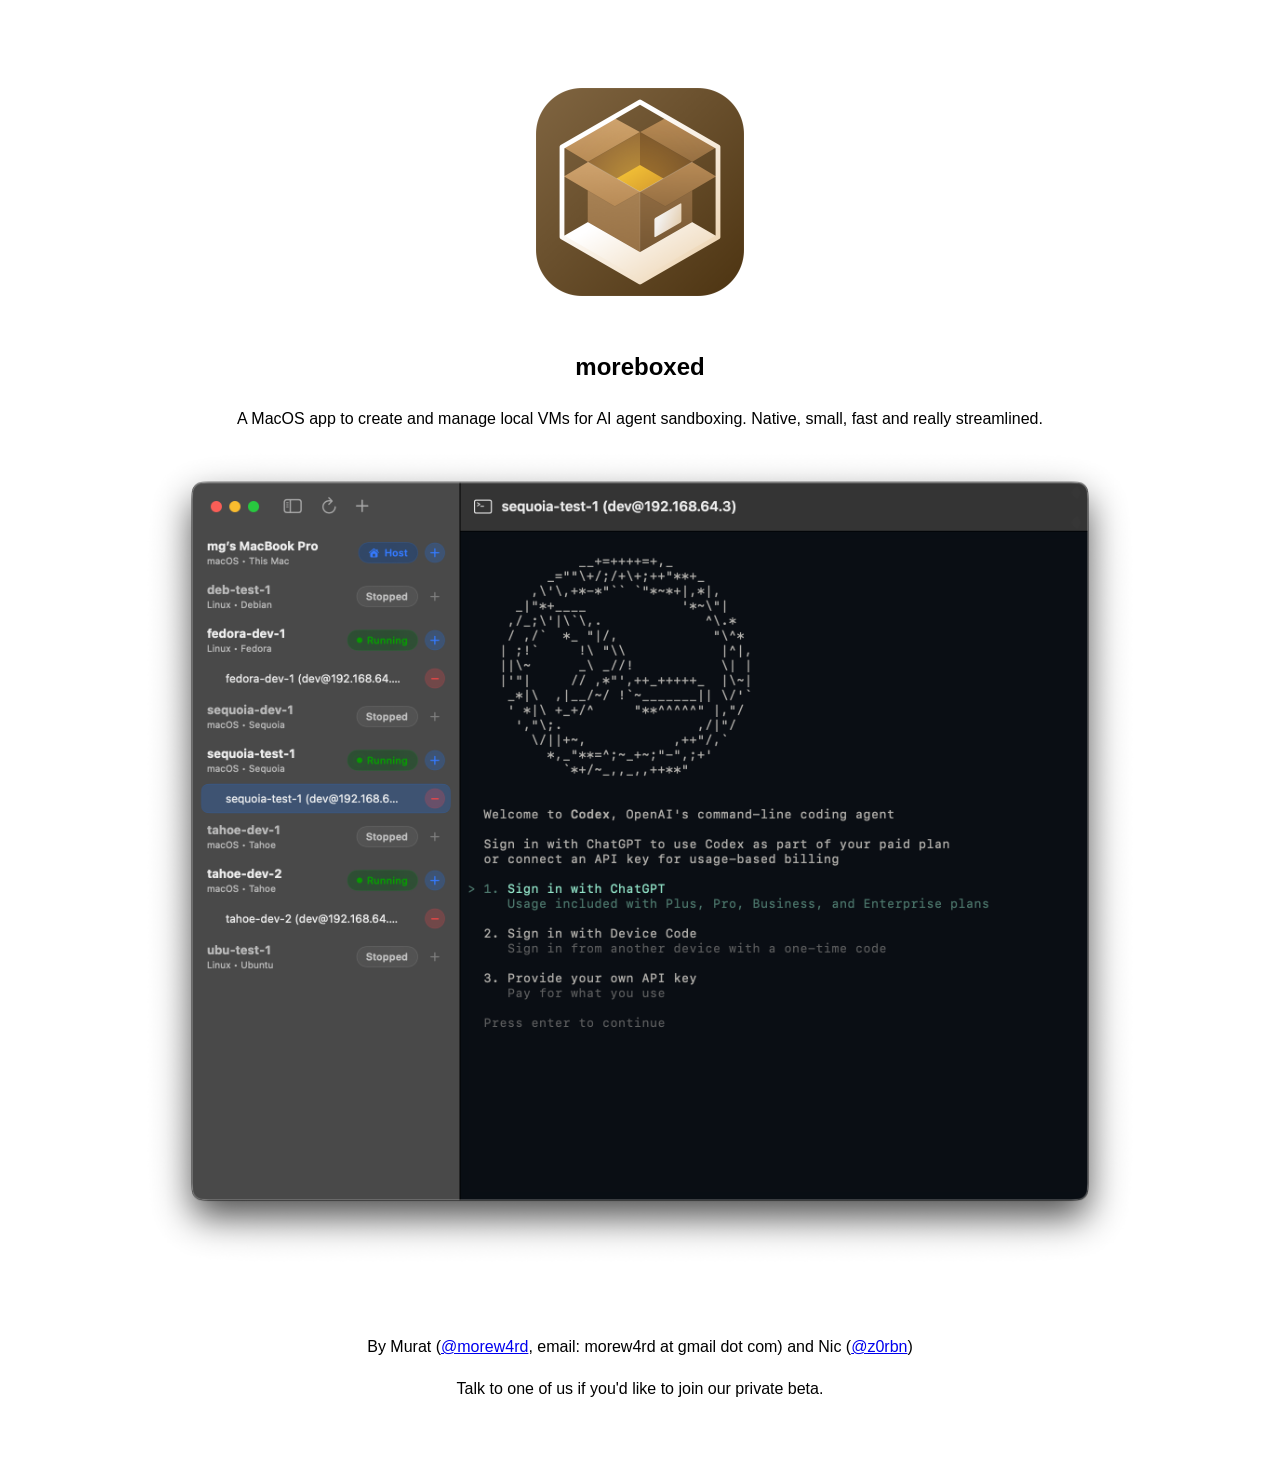
<file: docs/index.html>
<!DOCTYPE html>
<html lang="en">
<head>
  <meta charset="UTF-8">
  <meta name="viewport" content="width=device-width, initial-scale=1.0">
  <title>Moreboxed</title>
  <link rel="stylesheet" href="style.css">
</head>
<body>
  <img src="assets/icon.png" alt="Moreboxed" width="256px"/>
  <h2>moreboxed</h2>

  <p>A MacOS app to create and manage local VMs for AI agent sandboxing. Native, small, fast and really streamlined.</p>

    <figure>
        <img src="assets/moreboxed-terminal-view-2.png" width="1000">
    </figure>
  <br />

  <p>By Murat (<a href="https://x.com/morew4rd">@morew4rd</a>, email: morew4rd at gmail dot com) and Nic (<a href="https://x.com/z0rbn">@z0rbn</a>)</p>
  <p>Talk to one of us if you'd like to join our private beta. </p>

</body>
</html>
</file>
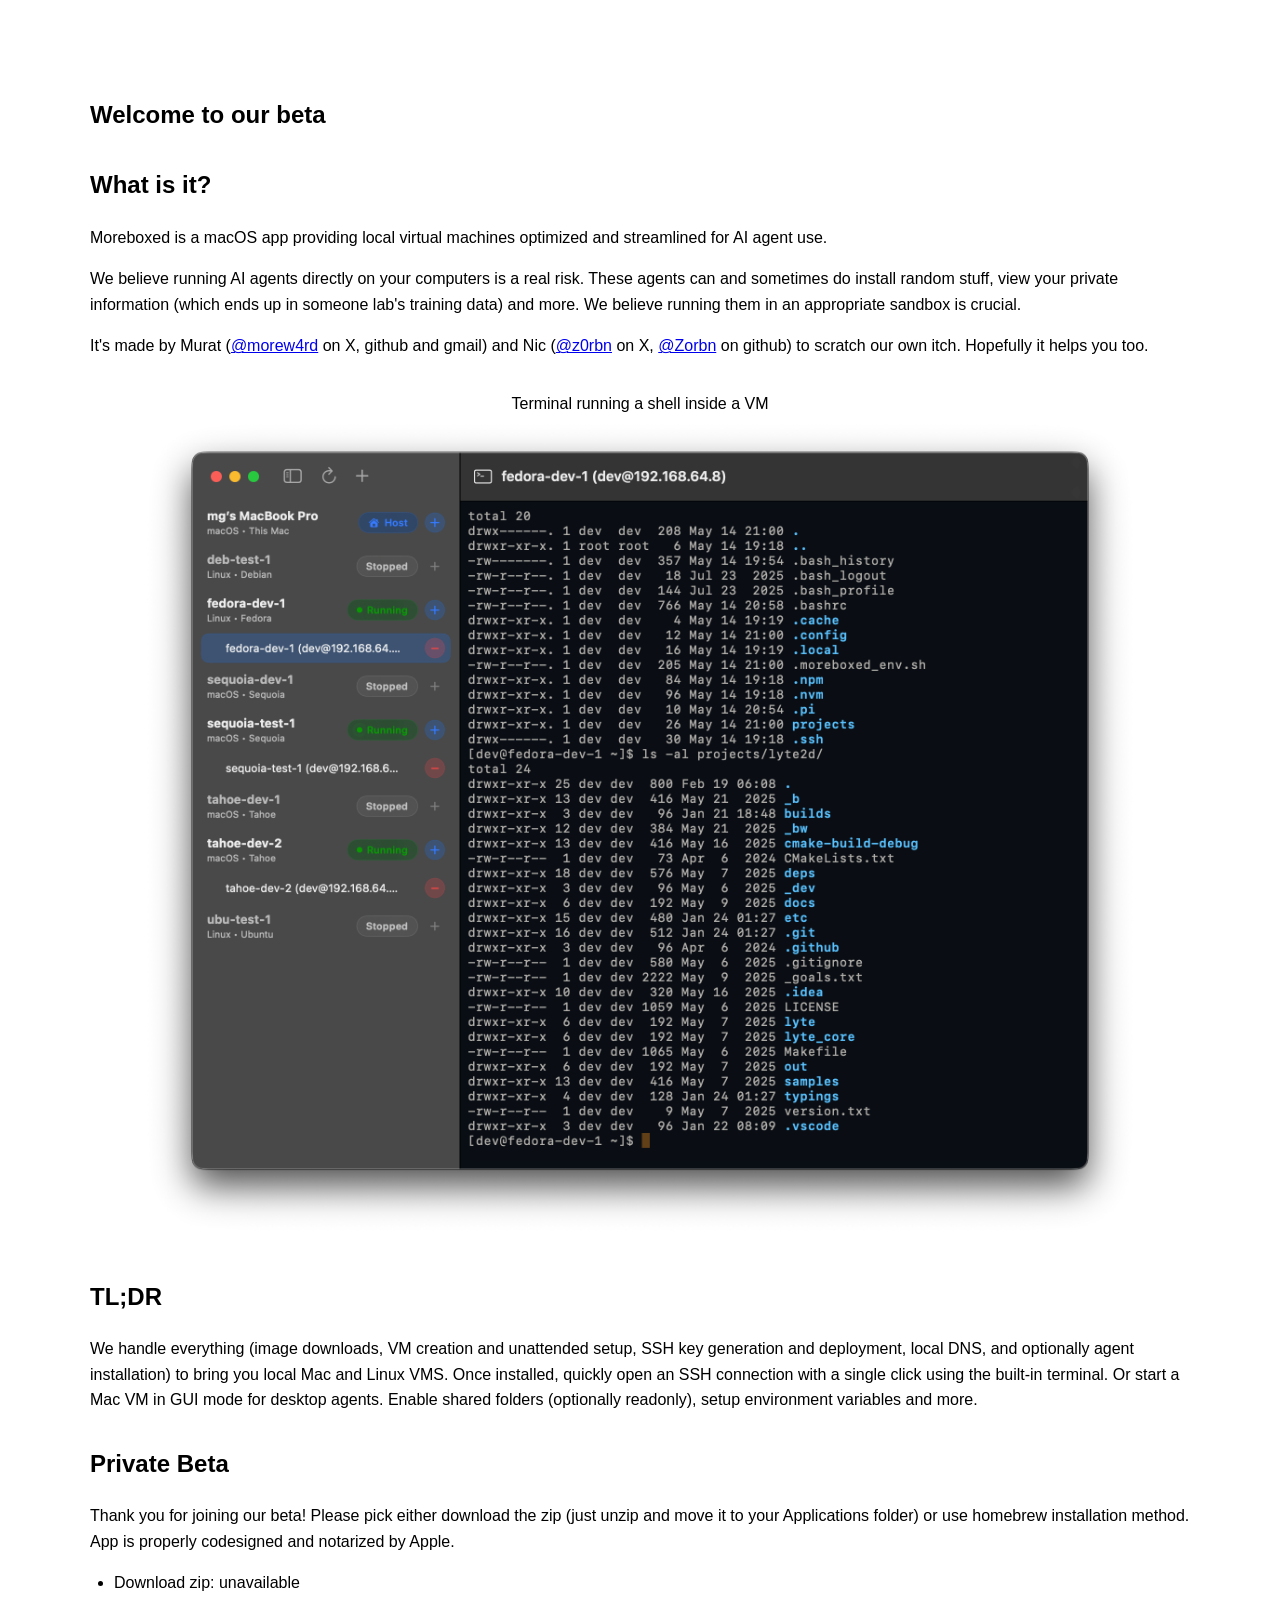
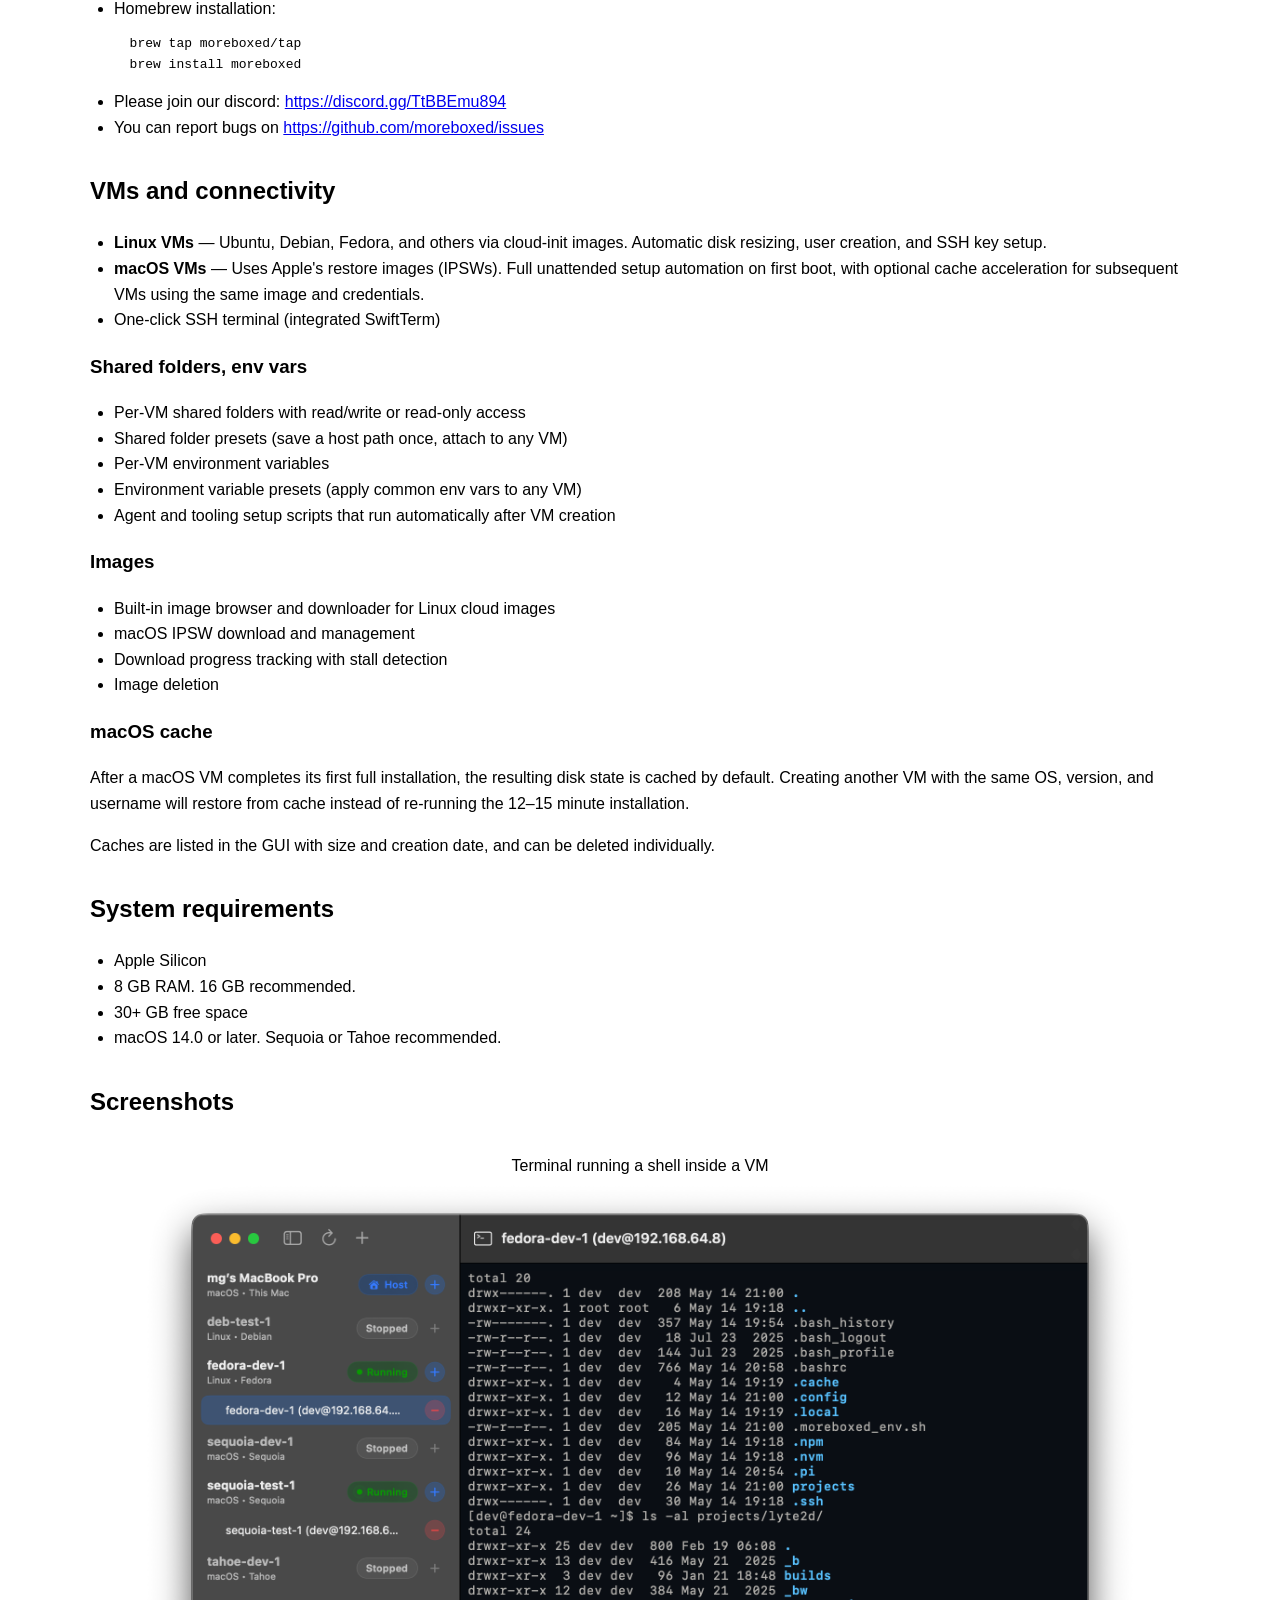
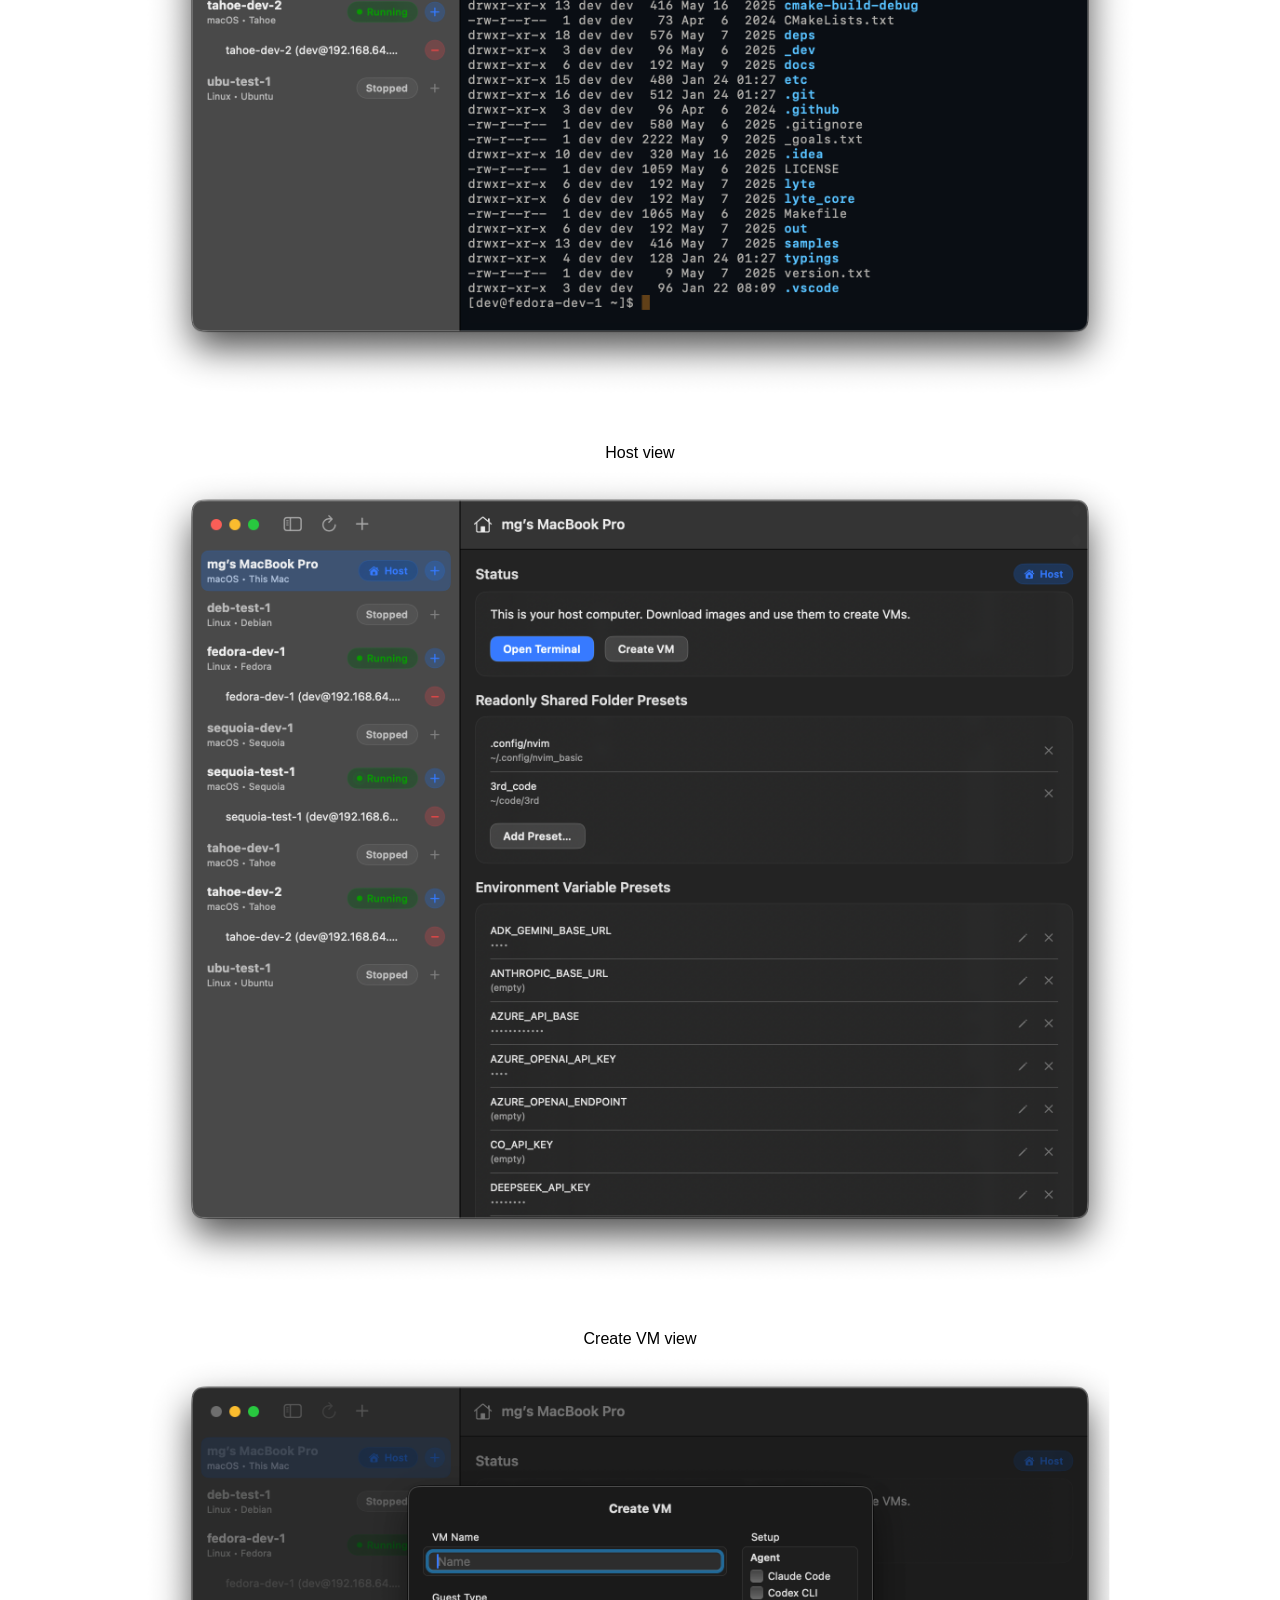
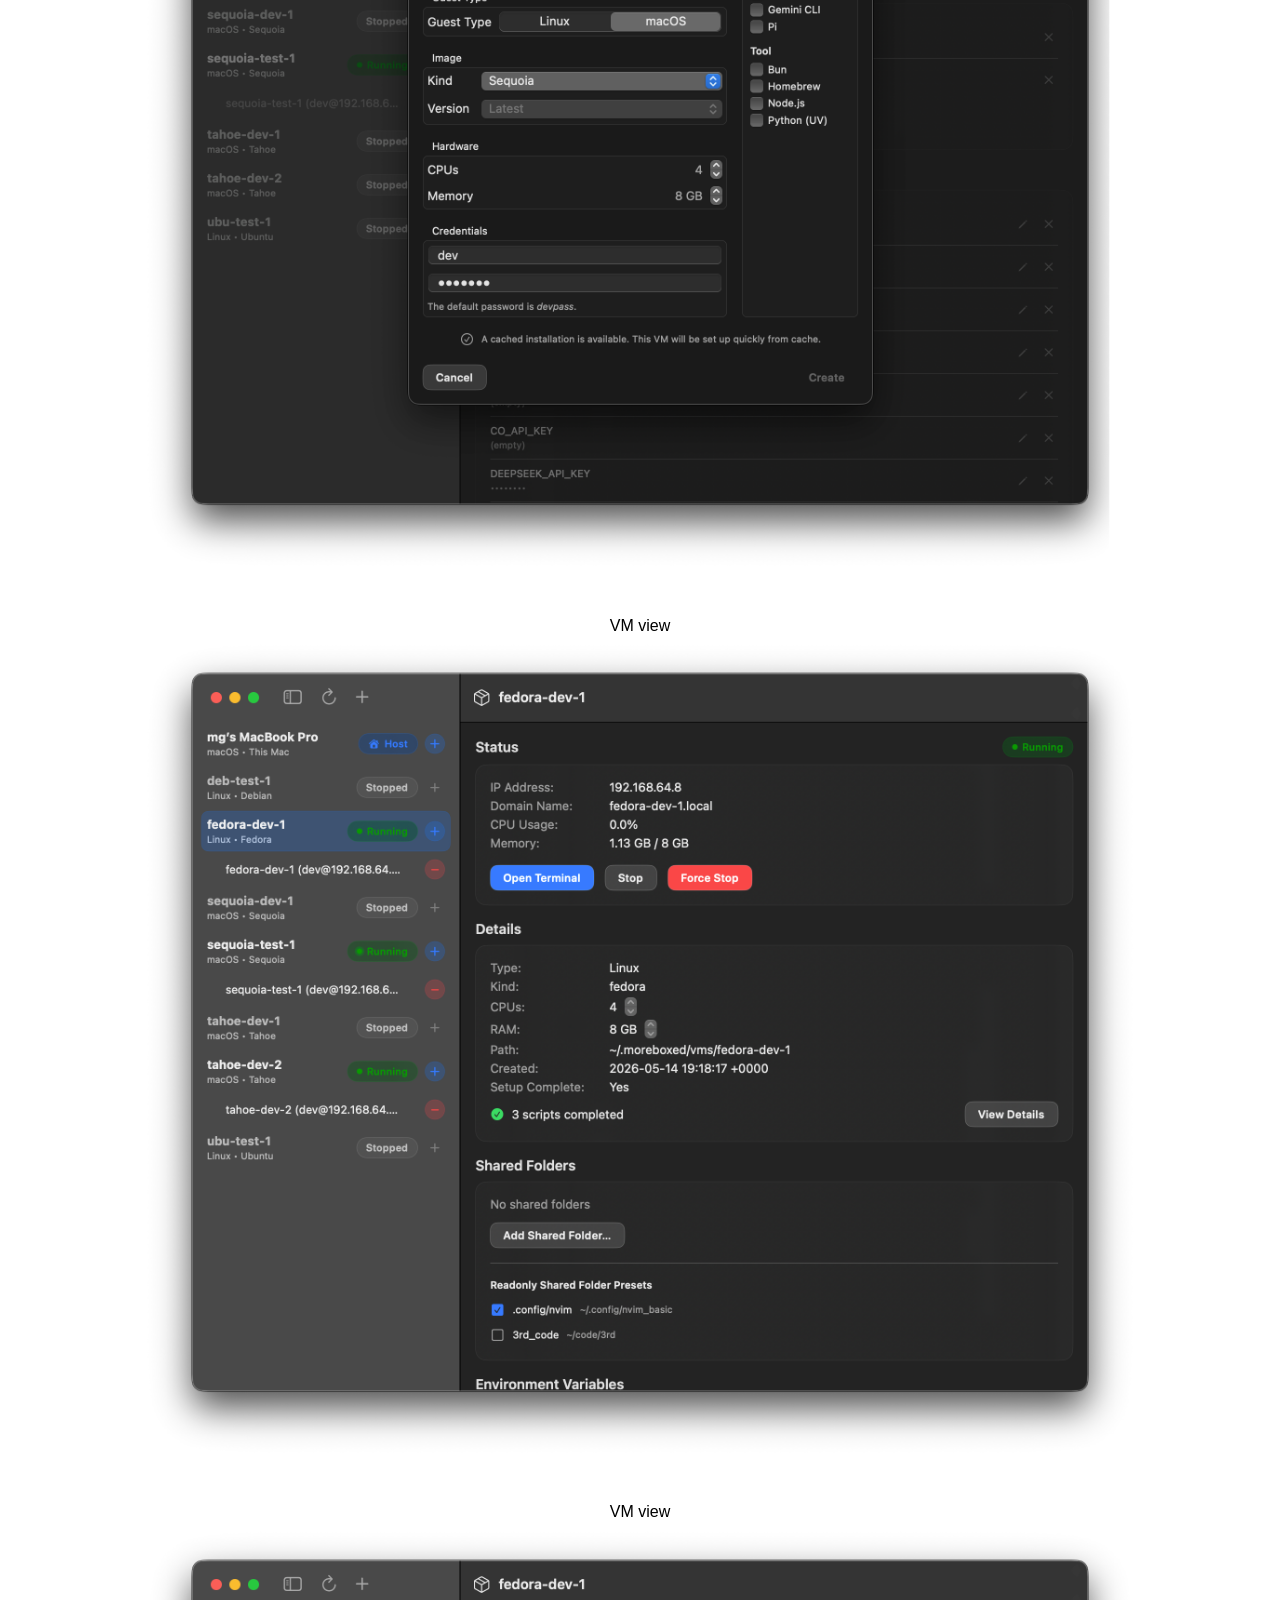
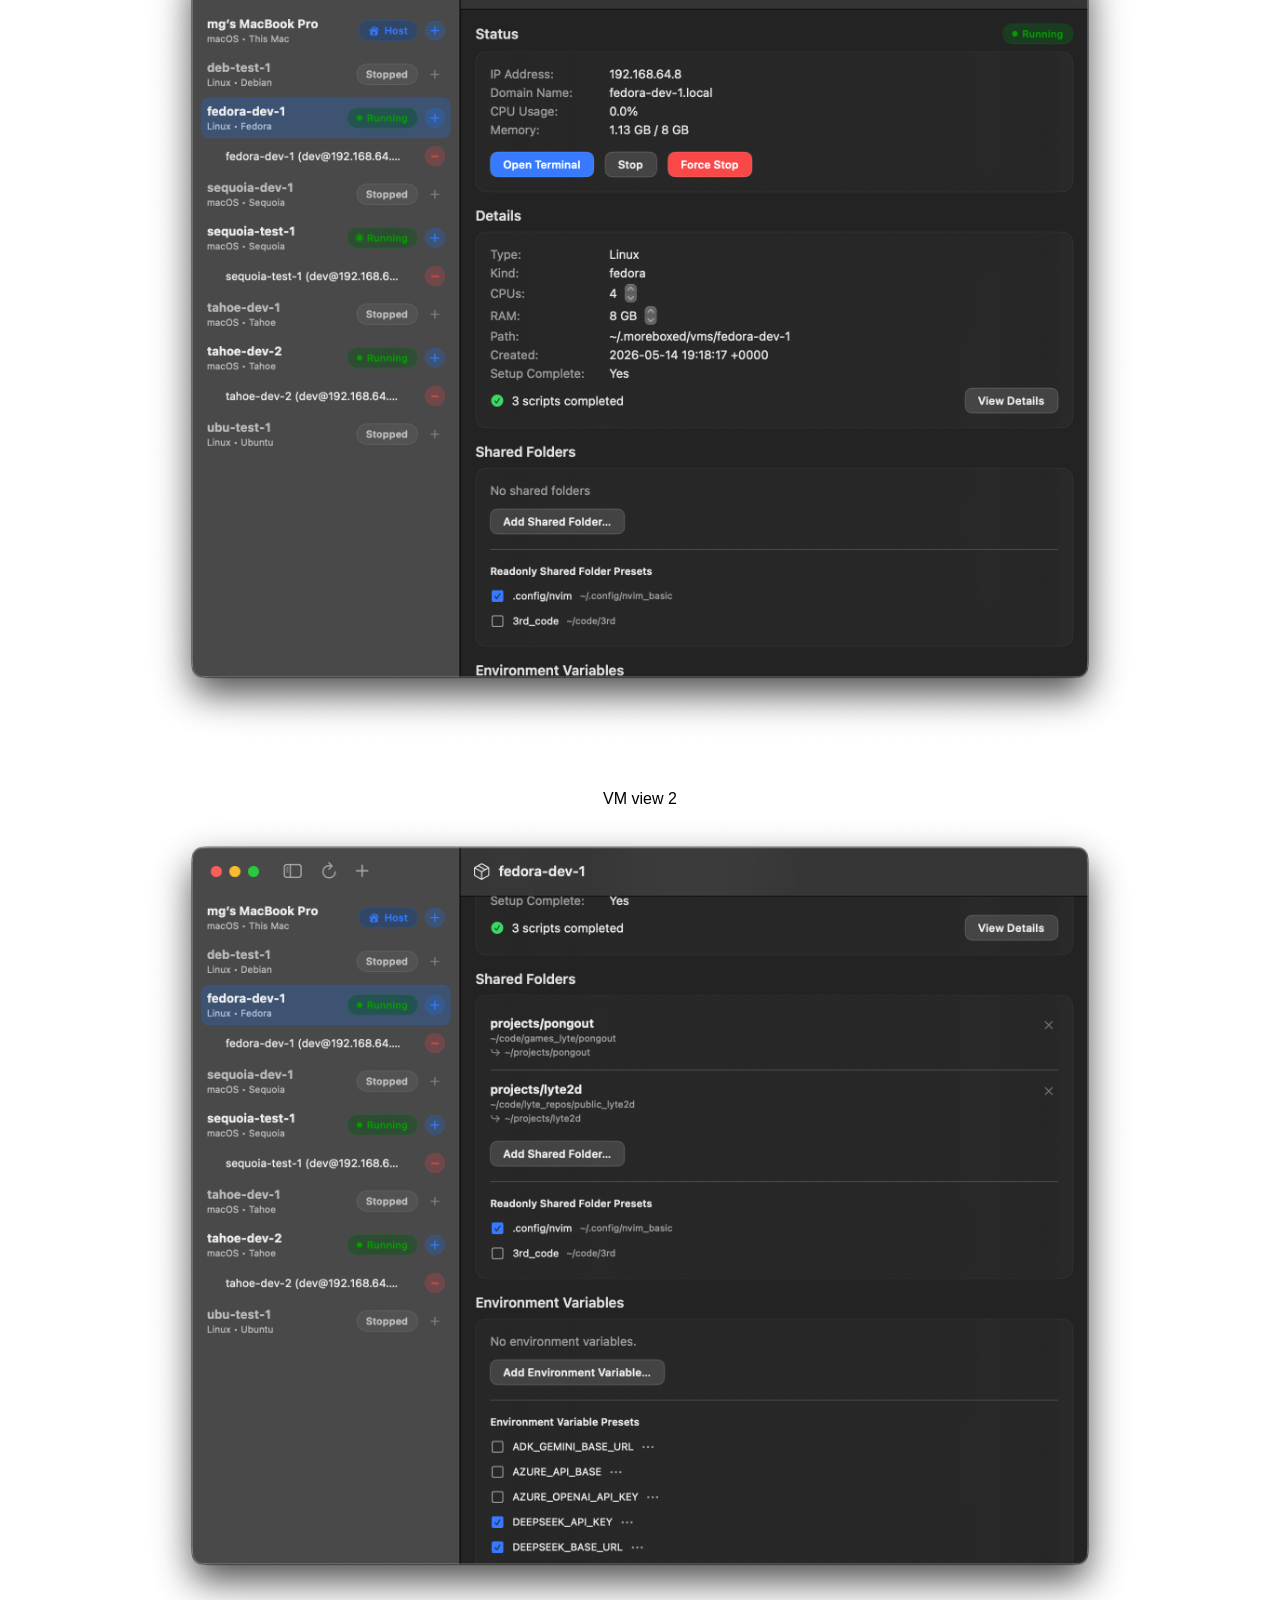
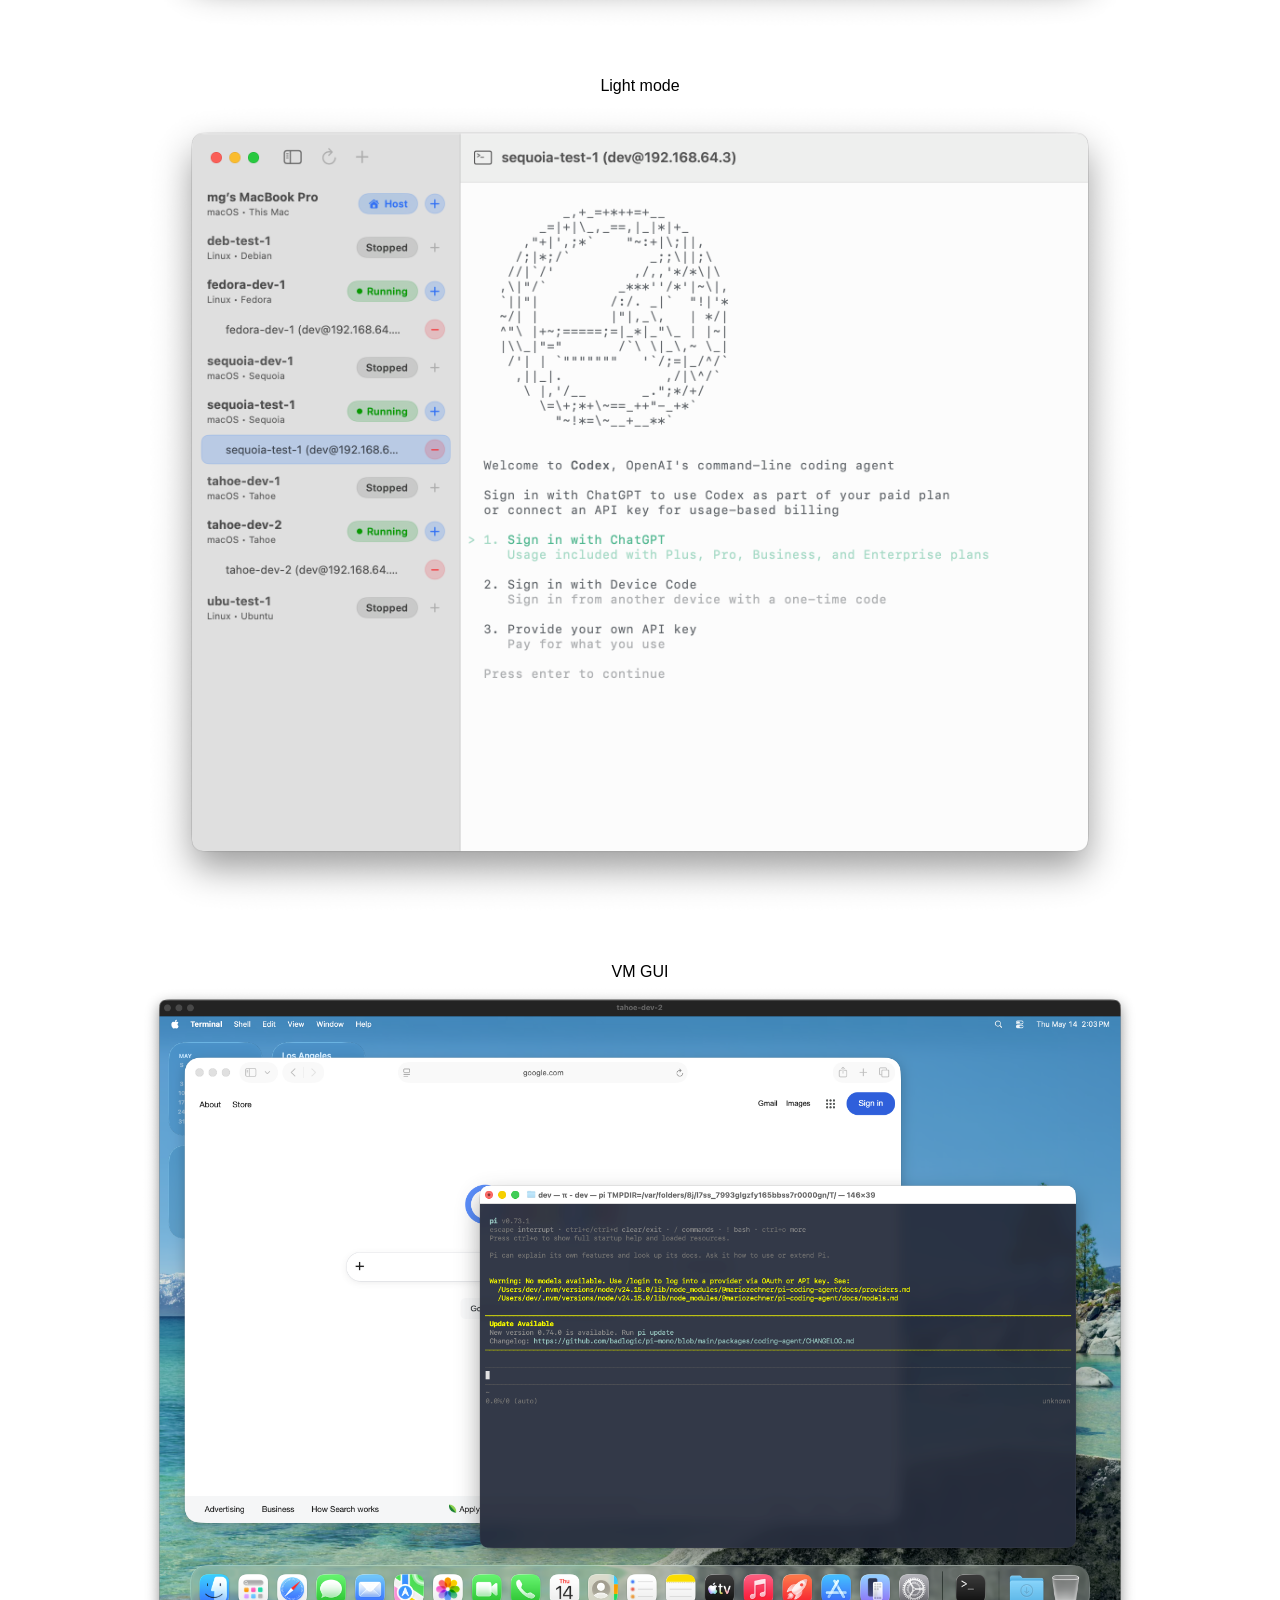
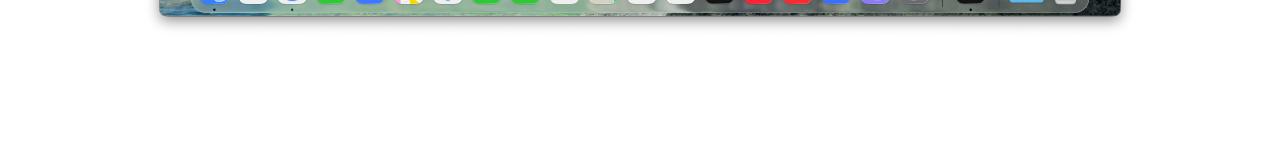
<file: docs/hello_beta.html>
<!DOCTYPE html>
<html lang="en">
<head>
  <meta charset="UTF-8">
  <meta name="viewport" content="width=device-width, initial-scale=1.0">
  <title>Moreboxed Beta</title>
  <link rel="stylesheet" href="style.css">
  <style>
    .content {
      max-width: 1100px;
      margin: 0 auto;
      text-align: left;
    }
    .content h2 {
      margin-top: 2rem;
    }
    .content ul {
      padding-left: 1.5rem;
    }
    .content figure {
      margin: 2rem 0;
      text-align: center;
    }
    .content figure img {
      max-width: 100%;
      height: auto;
    }
    .back {
      display: block;
      text-align: center;
      margin-bottom: 2rem;
    }
  </style>
</head>
<body>
  <div class="content">
    <h2> Welcome to our beta </h2>
    <h2>What is it?</h2>
    <p>Moreboxed is a macOS app providing local virtual machines optimized and streamlined for AI agent use.</p>
    <p> We believe running AI agents directly on your computers is a real risk. These agents can and sometimes do install random stuff, view your private information (which ends up in someone lab's training data) and more. We believe running them in an appropriate sandbox is crucial.</p>
    <p>It's made by Murat (<a href="https://x.com/morew4rd">@morew4rd</a> on X, github and gmail) and Nic (<a href="https://x.com/z0rbn">@z0rbn</a> on X, <a href="https://github.com/Zorbn">@Zorbn</a> on github) to scratch our own itch. Hopefully it helps you too.</p>


    <figure>
      <center>
        <div>Terminal running a shell inside a VM</div>
        <img src="assets/moreboxed-terminal-view-1.png" width="1000">
      </center>
    </figure>

    <h2>TL;DR</h2>
    <p>
      We handle everything (image downloads, VM creation and unattended setup, SSH key generation and deployment,
      local DNS, and optionally agent installation) to bring you local Mac and Linux VMS. Once installed, quickly open an SSH connection with a single click
      using the built-in terminal. Or start a Mac VM in GUI mode for desktop agents. Enable shared folders (optionally readonly), setup environment variables and more.
    </p>

    <h2>Private Beta</h2>
    <p> Thank you for joining our beta! Please pick either download the zip
      (just unzip and move it to your Applications folder) or use homebrew installation method.
      App is properly codesigned and notarized by Apple.
    </p>
    <ul>
      <li>Download zip: <span id="latest-link">loading…</span></li>
      <li>Homebrew installation:
<pre>
  brew tap moreboxed/tap
  brew install moreboxed
</pre>
      </li>
      <li>
        Please join our discord: <a href="https://discord.gg/TtBBEmu894" target="_blank">https://discord.gg/TtBBEmu894</a>
      </li>
      <li>
        You can report bugs on <a href="github.com/moreboxed/issues" target="_blank">https://github.com/moreboxed/issues</a>
      </li>
    </ul>

    <h2>VMs and connectivity</h2>
    <ul>
      <li><strong>Linux VMs</strong> — Ubuntu, Debian, Fedora, and others via cloud-init images. Automatic disk resizing, user creation, and SSH key setup.</li>
      <li><strong>macOS VMs</strong> — Uses Apple's restore images (IPSWs). Full unattended setup automation on first boot, with optional cache acceleration for subsequent VMs using the same image and credentials.</li>
      <li>One-click SSH terminal (integrated SwiftTerm)</li>
    </ul>

    <h3>Shared folders, env vars</h3>
    <ul>
      <li>Per-VM shared folders with read/write or read-only access</li>
      <li>Shared folder presets (save a host path once, attach to any VM)</li>
      <li>Per-VM environment variables</li>
      <li>Environment variable presets (apply common env vars to any VM)</li>
      <li>Agent and tooling setup scripts that run automatically after VM creation</li>
    </ul>

    <h3>Images</h3>
    <ul>
      <li>Built-in image browser and downloader for Linux cloud images</li>
      <li>macOS IPSW download and management</li>
      <li>Download progress tracking with stall detection</li>
      <li>Image deletion</li>
    </ul>

    <h3>macOS cache</h3>
    <p>After a macOS VM completes its first full installation, the resulting disk state is cached by default. Creating another VM with the same OS, version, and username will restore from cache instead of re-running the 12–15 minute installation.</p>
    <p>Caches are listed in the GUI with size and creation date, and can be deleted individually.</p>

    <h2>System requirements</h2>
    <ul>
      <li>Apple Silicon</li>
      <li>8 GB RAM. 16 GB recommended.</li>
      <li>30+ GB free space</li>
      <li>macOS 14.0 or later. Sequoia or Tahoe recommended.</li>
    </ul>

    <h2>Screenshots</h2>

    <figure>
      <center>
        <div>Terminal running a shell inside a VM</div>
        <img src="assets/moreboxed-terminal-view-1.png" width="1000">
      </center>
    </figure>

    <figure>
      <center>
        <div>Host view</div>
        <img src="assets/moreboxed-host-view-1.png" width="1000">
      </center>
    </figure>

    <figure>
      <center>
        <div>Create VM view</div>
        <img src="assets/moreboxed-vm-create-view-1.png" width="1000">
      </center>
    </figure>

    <figure>
      <center>
        <div>VM view</div>
        <img src="assets/moreboxed-vm-view-1.png" width="1000">
      </center>
    </figure>

    <figure>
      <center>
        <div>VM view</div>
        <img src="assets/moreboxed-vm-view-1.png" width="1000">
      </center>
    </figure>

    <figure>
      <center>
        <div>VM view 2</div>
        <img src="assets/moreboxed-vm-view-2.png" width="1000">
      </center>
    </figure>

    <figure>
      <center>
        <div>Light mode</div>
        <img src="assets/moreboxed-terminal-view-3.png" width="1000">
      </center>
    </figure>

    <figure>
      <center>
        <div>VM GUI</div>
        <img src="assets/moreboxed-vm-gui-1.png" width="1000">
      </center>
    </figure>
  </div>
<script>
  fetch('https://raw.githubusercontent.com/moreboxed/releases/main/docs/versions.json')
    .then(r => r.json())
    .then(data => {
      const el = document.getElementById('latest-link');
      if (el && data.download_url) {
        el.innerHTML = '<a href="' + data.download_url + '">Moreboxed-' + (data.version || 'latest') + '.zip</a>';
      }
    })
    .catch(() => {
      const el = document.getElementById('latest-link');
      if (el) el.textContent = 'unavailable';
    });
</script>
</body>
</html>
</file>
<file: docs/style.css>
body {
  font-family: -apple-system, BlinkMacSystemFont, "Segoe UI", Roboto, "Helvetica Neue", Arial, sans-serif;
  line-height: 1.6;
  margin: 0;
  padding: 4rem 2rem;
  text-align: center;
}

@media (prefers-color-scheme: dark) {
  body {
    background: black;
    color: white;
  }

  a:link {
    color: #6666FF;
  }

  a:visited {
    color: #E666E6;
  }

  a:active {
    color: #FF6666;
  }
}
</file>
